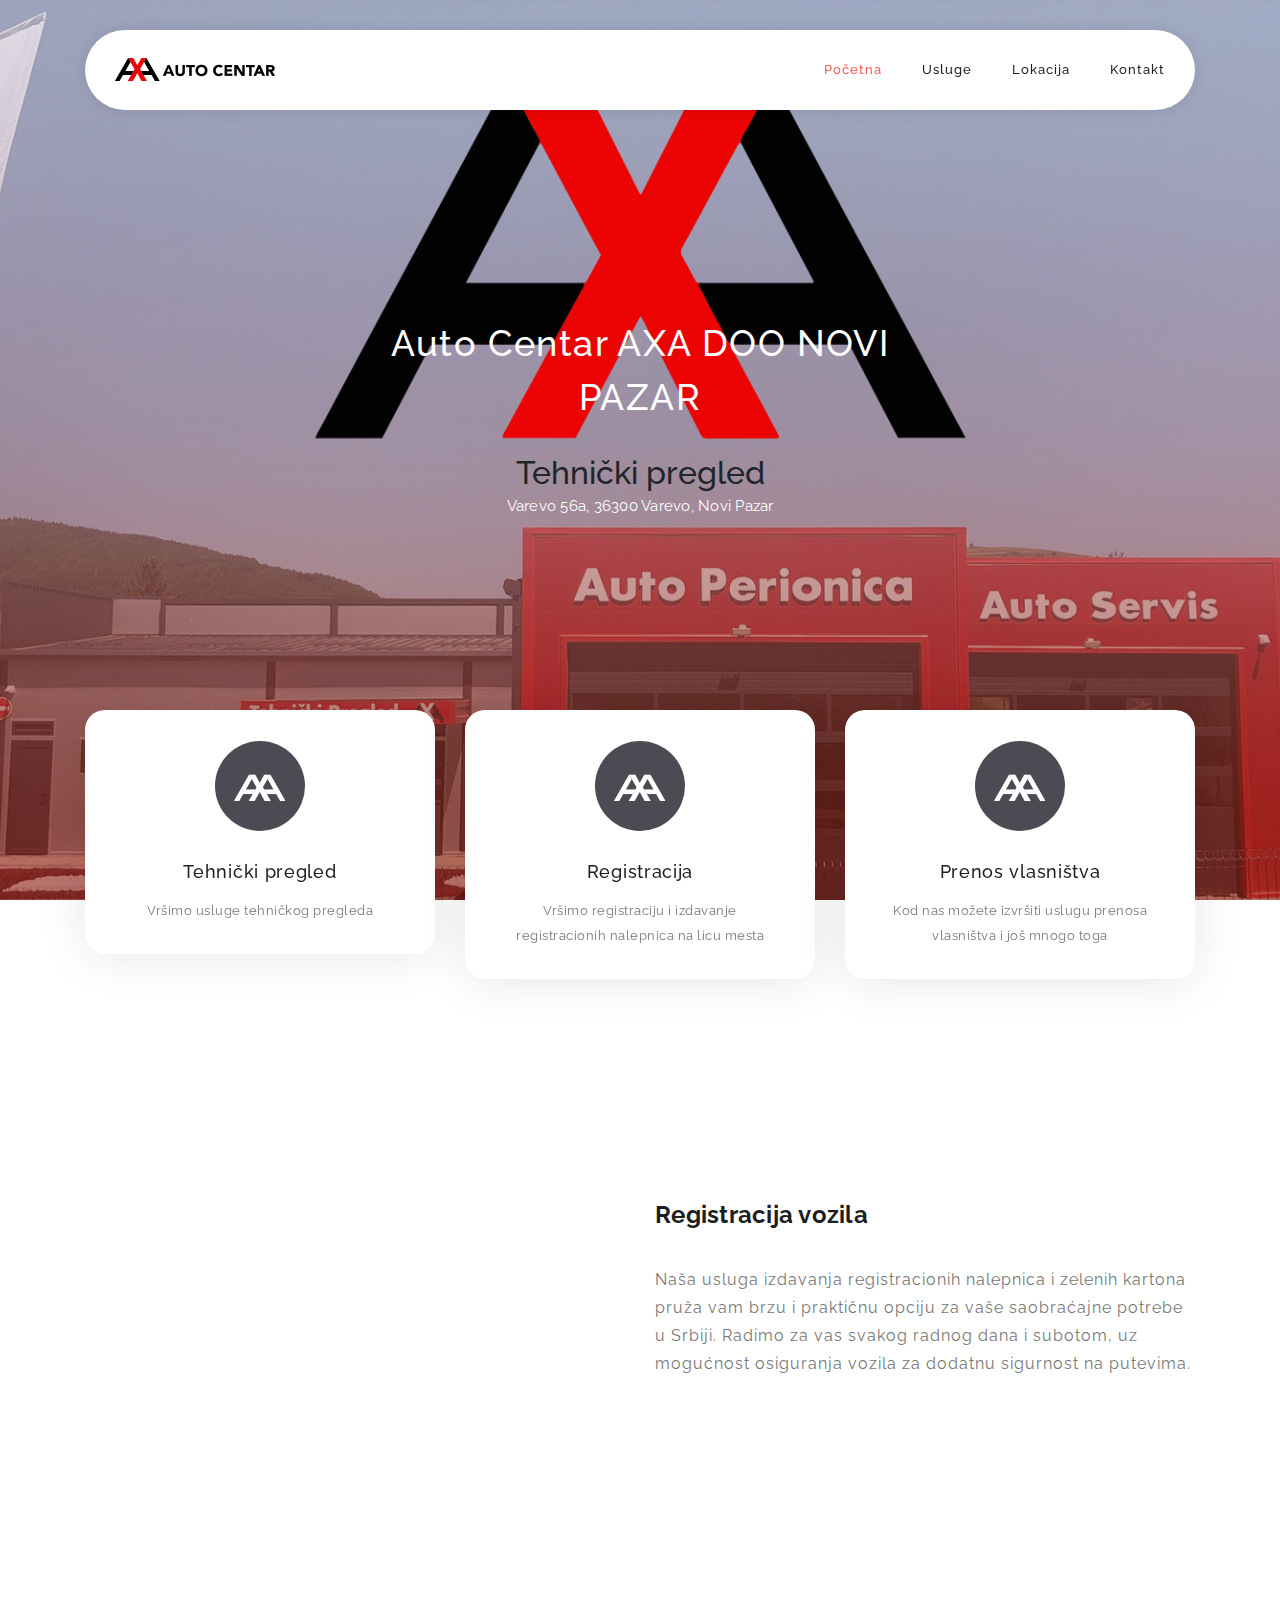
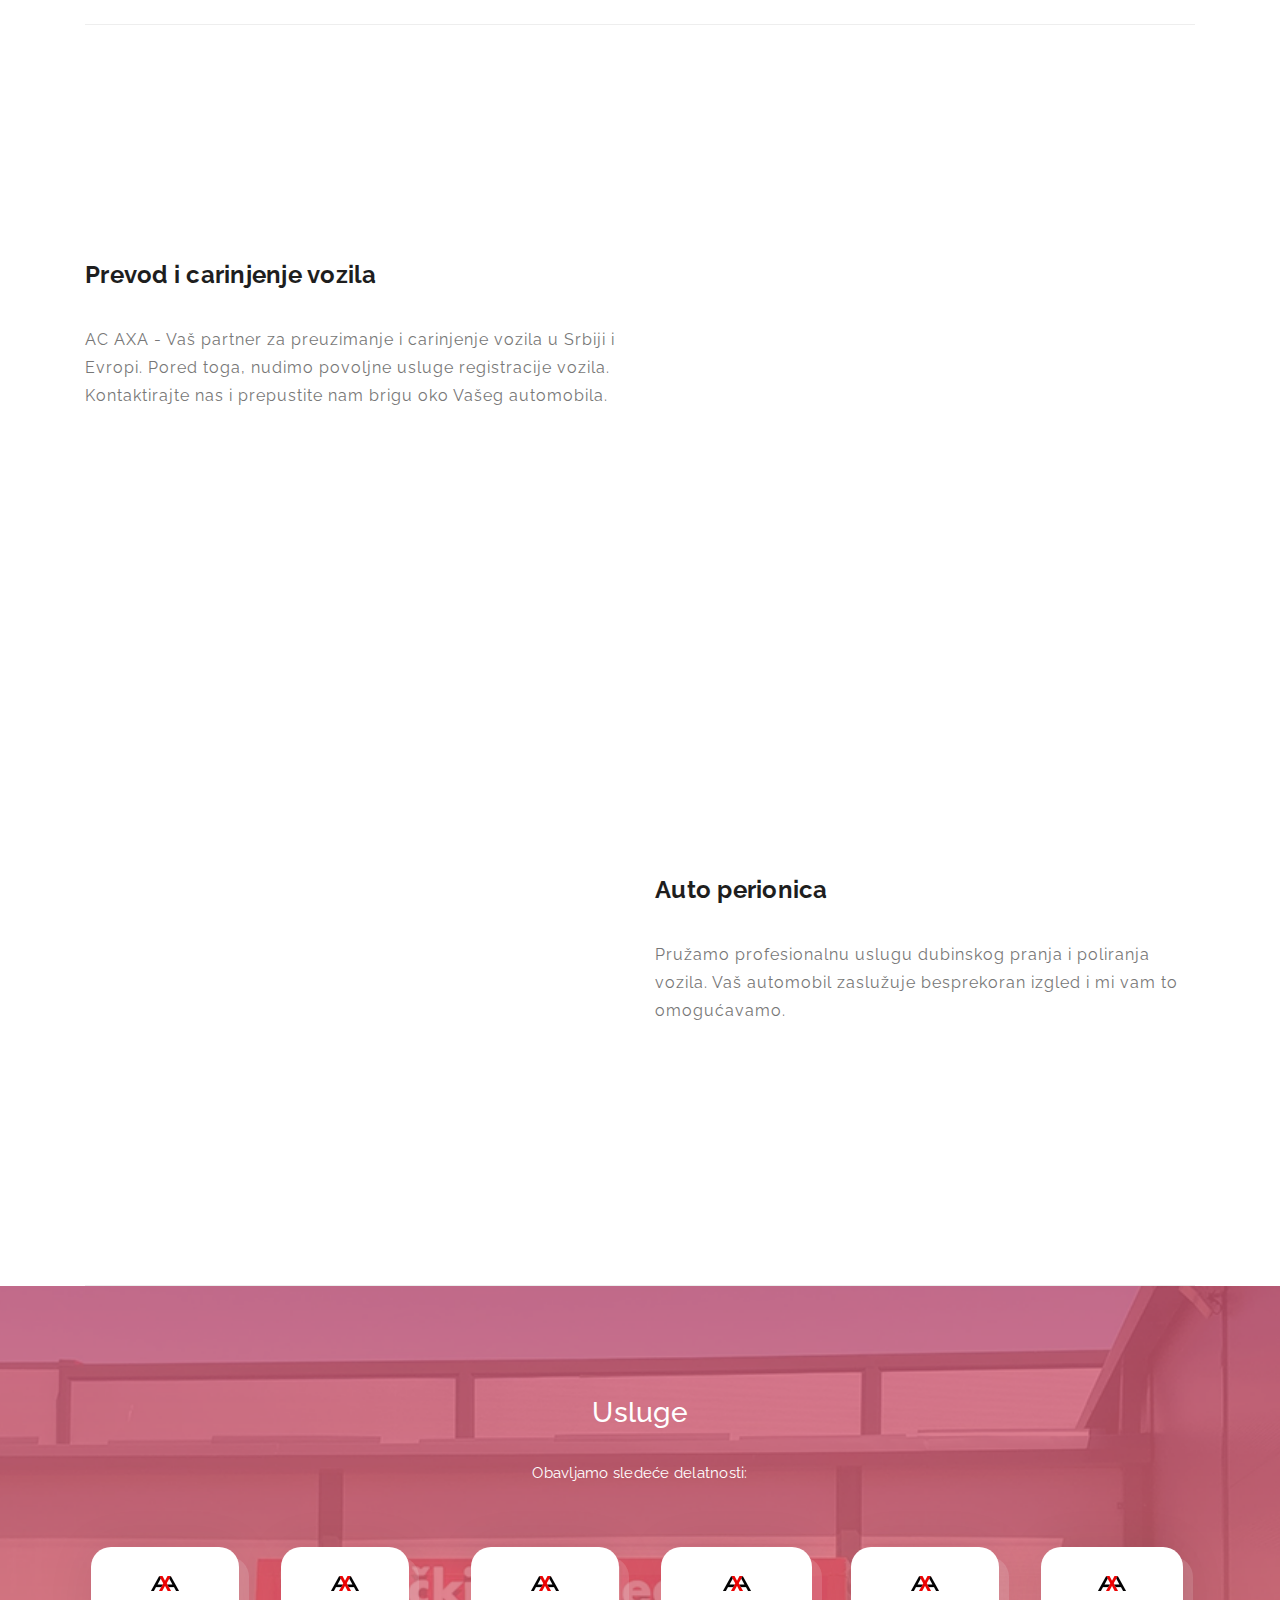
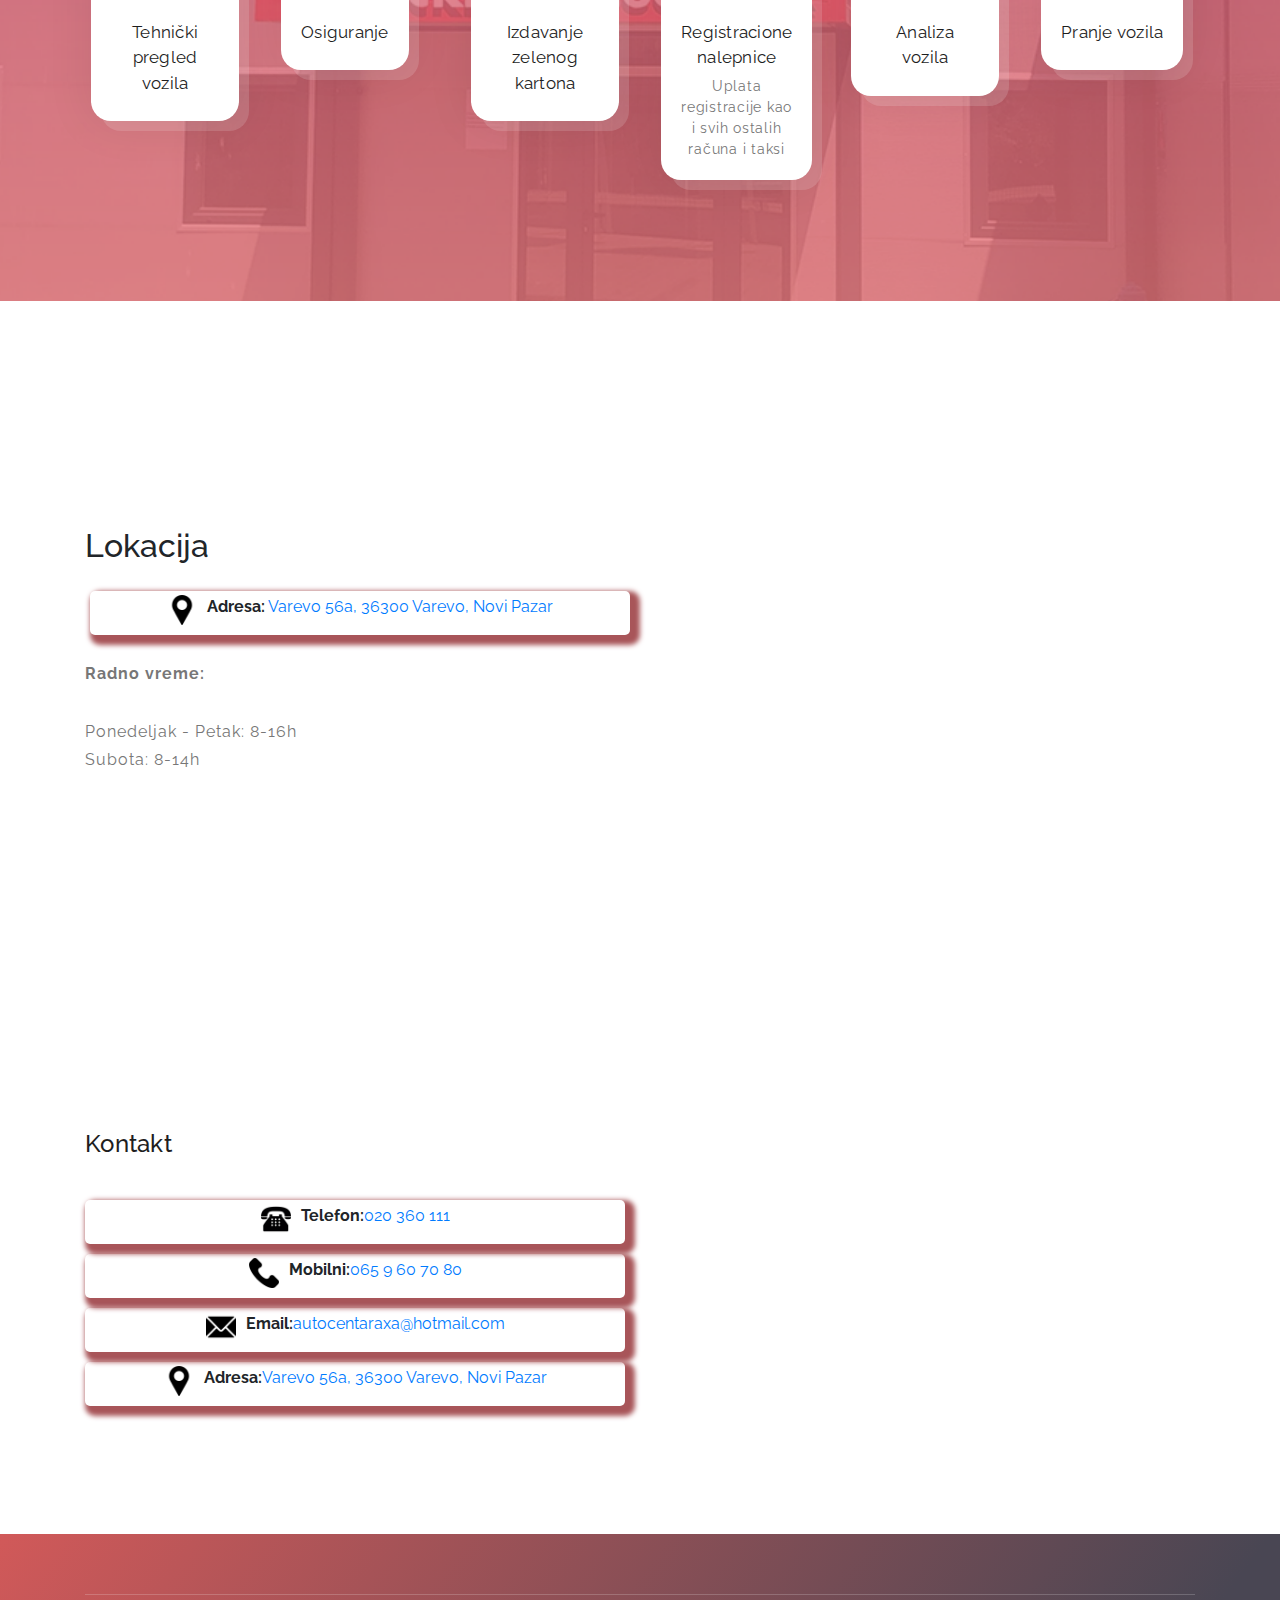
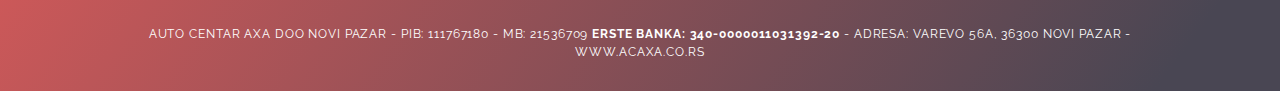
<file: index.html>
<!DOCTYPE html>
<html lang="en">

  <head>

    <meta charset="utf-8">
    <meta name="viewport" content="width=device-width, initial-scale=1, shrink-to-fit=no">
    <meta name="description" content="Tehnički pregled, registracija, zeleni karton... Sve na jednom mestu. AC AXA, Varevo 56a, Novi Pazar">
    <meta name=”robots” content=”index, follow”>
    <meta name="author" content="passion8.org">
    <link href="https://fonts.googleapis.com/css?family=Raleway:100,300,400,500,700,900" rel="stylesheet">
    <link rel="icon" href="assets/images/logo2-removebg-preview.png">
    <title>Auto Centar AXA DOO NOVI PAZAR</title>
<!--
SOFTY PINKO
https://templatemo.com/tm-535-softy-pinko
-->

    <!-- Additional CSS Files -->
    <link rel="stylesheet" type="text/css" href="assets/css/bootstrap.min.css">

    <link rel="stylesheet" type="text/css" href="assets/css/font-awesome.css">

    <link rel="stylesheet" href="assets/css/templatemo-softy-pinko.css">

    </head>
    
    <body>
    
    <!-- ***** Preloader Start ***** -->
    <div id="preloader">
        <div class="jumper">
            
            <div></div>
            <div></div>
            <div></div>
        </div>
    </div>  
    <!-- ***** Preloader End ***** -->
    
    
    <!-- ***** Header Area Start ***** -->
    <header class="header-area header-sticky">
        <div class="container">
            <div class="row">
                <div class="col-12">
                    <nav class="main-nav">
                        <!-- ***** Logo Start ***** -->
                        <a href="#welcome" class="logo">
                            <img src="assets/images/logo.png" alt="Autocentar AXA Novi Pazar"/>
                        </a>
                        <!-- ***** Logo End ***** -->
                        <!-- ***** Menu Start ***** -->
                        <ul class="nav">
                            <li><a href="#welcome" class="active">Početna</a></li>
                            <li><a href="#work-process">Usluge</a></li>
                        <li><a href="#lokacija">Lokacija</a></li>
                               <!--  <li><a href="#testimonials">Testimonials</a></li>
                            <li><a href="#pricing-plans">Pricing Tables</a></li>
                            <li><a href="#blog">Blog Entries</a></li> -->
                            <li><a href="#kontakt">Kontakt</a></li>
                        </ul>
                        <a class='menu-trigger'>
                            <span>Navigacija</span>
                        </a>
                        <!-- ***** Menu End ***** -->
                    </nav>
                </div>
            </div>
        </div>
    </header>
    <!-- ***** Header Area End ***** -->

    <!-- ***** Welcome Area Start ***** -->
    <div class="welcome-area" id="welcome">

        <!-- ***** Header Text Start ***** -->
        <div class="header-text">
            <div class="container">
                <div class="row">
                    <div class="offset-xl-3 col-xl-6 offset-lg-2 col-lg-8 col-md-12 col-sm-12">
                        <h1>Auto Centar AXA DOO NOVI PAZAR</h1>
                        <h2>Tehnički pregled</h2>
                        <div class="link-naslov">

                            <p> <a href="https://maps.app.goo.gl/yo1vfnQcsWCYK7KU7" target="_blank">Varevo 56a, 36300 Varevo, Novi Pazar</a></p>
                        </div>
                    </div>
                </div>
            </div>
        </div>
        <!-- ***** Header Text End ***** -->
    </div>
    <!-- ***** Welcome Area End ***** -->

    <!-- ***** Features Small Start ***** -->
    <section class="section home-feature" id="features">
        <div class="container">
            <div class="row">
                <div class="col-lg-12">
                    <div class="row">
                        <!-- ***** Features Small Item Start ***** -->
                        <div class="col-lg-4 col-md-6 col-sm-6 col-12" data-scroll-reveal="enter bottom move 50px over 0.6s after 0.2s">
                            <div class="features-small-item">
                                <button id="myButtona6">

                                    <div class="icon">
                                        <i><img src="assets/images/featured-item-01.png" alt=""></i>
                                    </div>
                                    <h5 class="features-title">Tehnički pregled</h5>
                                    <p>Vršimo usluge tehničkog pregleda</p>
                                </div>
                            </button>
                        </div>
                        <div id="myModal7" class="modal7">
                            <div class="modal-content">
                                <span class="close7">&times;</span>
                                <div class="unutar-tekst">
                                <h2>Tehnički pregled vozila</h2>
                                <p>Tehnički pregled AXA vam
                                    omogućuje da brzo i
                                    jednostavno proverite stanje
                                    vašeg automobila za Redovne,
                                    Ponovne, Šestomesečne,
                                    Kontrolne i Vanredne tehničke
                                    preglede! Ovi pregledi su vrlo
                                    važni za vašu sigurnost na
                                    putu i za vaš automobil. Uz
                                    tehnički pregled Vaš automobil
                                    će biti u potpunosti ispravan i
                                    spreman za put. Pridružite se
                                    našim zadovoljnim klijentima i
                                    osetite razliku!</p>
                            </div>
                        </div>
                        </div>
                        <!-- ***** Features Small Item End ***** -->

                        <!-- ***** Features Small Item Start ***** -->
                        <div class="col-lg-4 col-md-6 col-sm-6 col-12" data-scroll-reveal="enter bottom move 50px over 0.6s after 0.4s">
                            <div class="features-small-item">
                                <button id="myButtona7">
                                <div class="icon">
                                    <i><img src="assets/images/featured-item-01.png" alt=""></i>
                                </div>
                                <h5 class="features-title">Registracija</h5>
                                <p>Vršimo registraciju i izdavanje registracionih nalepnica na licu mesta</p>
                            </div>
                        </button>
                        </div>
                        <div id="myModal8" class="modal8">
                            <div class="modal-content">
                                <span class="close8">&times;</span>
                                <div class="unutar-tekst">
                                <h2>Registracija</h2>
                                <p>Registrujte svoje vozilo i dobijte
                                    registracionu nalepnicu na licu mesta i to čak
                                    i subotom! Ne gubite vreme u redovima i ne morate da brinete mi smo tu da vas stručno posavjetujemo o
                                    svemu što vas zanima u vezi registracije vašeg automobila.
                                    Registracija vozila je
                                    jednostavna i brza kod nas.
                                    Posetite nas i osigurajte da Vaše vozilo bude legalno i sigurno na putu!</p>
                            </div>
                        </div>
                        </div>





                        <!-- ***** Features Small Item End ***** -->

                        <!-- ***** Features Small Item Start ***** -->
                        <div class="col-lg-4 col-md-6 col-sm-6 col-12" data-scroll-reveal="enter bottom move 50px over 0.6s after 0.6s">
                            <div class="features-small-item">
                                <button id="myButtona8">
                                <div class="icon">
                                    <i><img src="assets/images/featured-item-01.png" alt=""></i>
                                </div>
                                <h5 class="features-title">Prenos vlasništva</h5>
                                <p>Kod nas možete izvršiti uslugu prenosa vlasništva i još mnogo toga</p>
                            </div>
                        </button>
                        </div>
                        
                    <div id="myModal9" class="modal9">
                        <div class="modal-content">
                            <span class="close9">&times;</span>
                            <div class="unutar-tekst">
                            <h2>Prenos vlasništva</h2>
                            <p>Promijenili ste auto ili se želite riješiti svog starog vozila? Prenos vlasništva automobila je brz i jednostavan proces uz našu pomoć! Nema potrebe za beskonačnim papirima i čekanjem, mi ćemo se brinuti o svemu za Vas.
                                Prenesite vlasništvo svog automobila u samo nekoliko koraka i osigurajte se da sve bude uredno i legalno. Kontaktirajte nas sada i prenesite vlasništvo vašeg automobila u najkraćem mogućem roku.</p>
                        </div>
                    </div>
                    </div>








                        <!-- ***** Features Small Item End ***** -->
                    </div>
                </div>
            </div>
        </div>
    </section>
    <!-- ***** Features Small End ***** -->

   
   <!-- ***** Features Big Item Start ***** -->
   <section class="section padding-top-70 padding-bottom-0" id="work-process">
    <div class="container">
        <div class="row">
            <div class="col-lg-5 col-md-12 col-sm-12 align-self-center" data-scroll-reveal="enter left move 30px over 0.6s after 0.4s">
                <img src="assets/images/tp.jpg" class="rounded img-fluid d-block mx-auto" alt="App">
            </div>
            <div class="col-lg-1"></div>
            <div class="col-lg-6 col-md-12 col-sm-12 align-self-center mobile-top-fix">
                <div class="left-heading">
                    <h2 class="section-title" ><strong>Registracija vozila</strong></h2>
                </div>
                <div class="left-text">
                   <p>Naša usluga izdavanja registracionih nalepnica i zelenih kartona pruža vam brzu i praktičnu opciju za vaše saobraćajne potrebe u Srbiji. Radimo za vas svakog radnog dana i subotom, uz mogućnost osiguranja vozila za dodatnu sigurnost na putevima.</p>

                </div>
            </div>
        </div>
        <div class="row">
            <div class="col-lg-12">
                <div class="hr"></div>
            </div>
        </div>
    </div>
</section>
<!-- ***** Features Big Item End ***** -->

    <!-- ***** Features Big Item Start ***** -->
    <section class="section padding-bottom-100" id = "prevod">
        <div class="container">
            <div class="row">
                <div class="col-lg-6 col-md-12 col-sm-12 align-self-center mobile-bottom-fix">
                    <div class="left-heading">
                        <h2 class="section-title"><strong>Prevod i carinjenje vozila</strong></h2>
                    </div>
                    <div class="left-text">
                        <p>AC AXA - Vaš partner za preuzimanje i carinjenje vozila u Srbiji i Evropi. Pored toga, nudimo povoljne usluge registracije vozila. Kontaktirajte nas i prepustite nam brigu oko Vašeg automobila.</p>
                   </div>
                </div>
                <div class="col-lg-1"></div>
                <div class="col-lg-5 col-md-12 col-sm-12 align-self-center mobile-bottom-fix-big" data-scroll-reveal="enter right move 30px over 0.6s after 0.4s">
                    <img src="assets/images/prenos.jpeg" class="rounded img-fluid d-block mx-auto" alt="App">
                </div>
            </div>
        </div>
    </section>
    <!-- ***** Features Big Item End ***** -->


       <!-- ***** Features Big Item Start ***** -->
   <section class="section padding-top-70 padding-bottom-0" id="work-process">
    <div class="container">
        <div class="row">
            <div class="col-lg-5 col-md-12 col-sm-12 align-self-center" data-scroll-reveal="enter left move 30px over 0.6s after 0.4s">
                <img src="assets/images/pranje.jpg" class="rounded img-fluid d-block mx-auto" alt="App">
            </div>
            <div class="col-lg-1"></div>
            <div class="col-lg-6 col-md-12 col-sm-12 align-self-center mobile-top-fix">
                <div class="left-heading">
                    <h2 class="section-title " ><strong>Auto perionica</strong></h2>
                </div>
                <div class="left-text">
                    <p>Pružamo profesionalnu uslugu dubinskog pranja i poliranja vozila. Vaš automobil zaslužuje besprekoran izgled i mi vam to omogućavamo.</p>

                </div>
            </div>
        </div>
        <div class="row">
            <div class="col-lg-12">
                <div class="hr"></div>
            </div>
        </div>
    </div>
</section>
<!-- ***** Features Big Item End ***** -->

    <!-- ***** Home Parallax Start ***** -->
    <section class="mini" id="ostale-usluge">
        <div class="mini-content">
            <div class="container">
                <div class="row">
                    <div class="offset-lg-3 col-lg-6">
                        <div class="info">
                            <h1>Usluge</h1>
                            <p>Obavljamo sledeće delatnosti:</p>
                        </div>
                    </div>
                </div>

                <!-- ***** Mini Box Start ***** -->
                <div class="row">       
                    <div class="col-lg-2 col-md-3 col-sm-6 col-6">


                 
                


                        
                    <button id="myButton">

                   
                            
                        <a href="#" class="mini-box">
                            <i><img src="assets/images/work-process-item-01.png" alt=""></i>  
                            <strong>Tehnički pregled vozila</strong>

                            
                            
                        </a>
                    </div>
                </button>
                <div id="myModal" class="modal">
                    <div class="modal-content">
                        <span class="close">&times;</span>
                        <h2>Tehnički pregled vozila</h2>
                        <p>Tehnički pregled AXA vam omogućuje da brzo i
                            jednostavno proverite stanje Vašeg automobila za Redovne, Ponovne, Šestomesečne,
                            Kontrolne i Vanredne tehničke preglede! Ovi pregledi su vrlo važni za Vašu sigurnost na putu i za Vaš automobil. Uz tehnički pregled Vaš automobil će biti u potpunosti ispravan i spreman za put. Pridružite se našim zadovoljnim klijentima i
                            osetite razliku!</p>
                    </div>
                </div>

                <div class="col-lg-2 col-md-3 col-sm-6 col-6">
                
                <button id="myButtonaa">

                   
                            
                        <a href="#" class="mini-box">
                            <i><img src="assets/images/work-process-item-01.png" alt=""></i>  
                            <strong>Osiguranje</strong>

                            
                            
                        </a>
                    </div>
                </button>
                <div id="myModal1" class="modal1">
                    <div class="modal-content">
                        <span class="close1">&times;</span>
                        <h2>Osiguranje</h2>
                        <p>Auto centar AXA nudi Vam pouzdanu zaštitu za Vaše
                            vozilo. Naše osiguranje vozila
                            pokriva Štetu koju Vaše vozilo može nanieti drugim učesnicima u saobraćaju, a
                            takođe Vam nudi i zaštitu od krađe i nezgode. Osigurajte
                            svoje vozilo sa nama i budite mirni kada se krećete cestom.
                            Zaštitite svoj automobil sa našim partnerima osiguravajućih kuća.</p>
                    </div>
                </div>
                
                
                
                <div class="col-lg-2 col-md-3 col-sm-6 col-6">
                    
                    <button id="myButtona2">
                     
                    <a href="#" class="mini-box">
                        <i><img src="assets/images/work-process-item-01.png" alt=""></i>  
                        <strong>Izdavanje zelenog kartona</strong>

                        
                        
                    </a>
                </div>
            </button>
                        <div id="myModal2" class="modal1">
                            <div class="modal-content">
                                <span class="close2">&times;</span>
                                <h2>Izdavanje zelenog kartona</h2>
                                <p>Auto centar AXA izdaje zelene kartone vozila svakog radnog dana i Subotom. Potrebno je dostaviti validnu registraciju vozila, tekući pregled tehničke ispravnosti vozila te dokaz o
                                    plaćenom osiguranju. Proces izdavanja traje oko 15 minuta i cijena varira prema vrsti vozila.
                                    Auto centar AXA takođe nudi usluge registracije vozila i tehničkog pregleda.</p>
                            </div>
                        </div>
                            
                 
            

                        
<div class="col-lg-2 col-md-3 col-sm-6 col-6">
                     
<button id="myButtona3" >
                            
    <a href="#" class="mini-box">
        <i><img src="assets/images/work-process-item-01.png" alt=""></i>  
    <strong>Registracione nalepnice</strong>
    <span>Uplata registracije kao i svih ostalih računa i taksi</span>
        
</a>
</button >
</div>
<div id="myModal3" class="modal3">
    <div class="modal-content">
        <span class="close3">&times;</span>
        <h2>Registracione nalepnice</h2>
        <p>Registrujte svoje vozilo i dobijte
            registracionu nalepnicu na licu mesta i to čak
            i Subotom! Ne gubite vreme u redovima i ne morate da brinete mi smo tu da vas stručno posavjetujemo o
            svemu što vas zanima u vezi registracije Vašeg automobila.
            Registracija vozila je
            jednostavna i brza kod nas.
            Posetite nas i osigurajte da Vaše vozilo bude legalno i sigurno na putu!</p>
</div>
</div>
        <div class="col-lg-2 col-md-3 col-sm-6 col-6">  
                 
                    <button id="myButtona4" >
                            
                        <a href="#" class="mini-box">
                            <i><img src="assets/images/work-process-item-01.png" alt=""></i>  
                        <strong>Analiza vozila</strong>

                            
                        
                    </a>
                    </button >
                    <div id="myModal4" class="modal4">
                        <div class="modal-content">
                            <span class="close4">&times;</span>
                            <div class="unutar-tekst">

                                <h2>Analiza vozila</h2>
                                <p>Auto centar AXA je specializiran za analizu vozila.
                                    Ovaj centar koristi najmoderniju tehnologiju za
                                    detaljno pregledivanje svih
                                    dijelova vašeg vozila,
                                    uključujući motor, kočnice,
                                    gume, suspenziju i elektroniku.
                                    Cilj je identificirati sve potencijalne probleme i nedostatke koji bi mogli utjecati na sigurnost i
                                    performanse vašeg vozila.
                                    Nakon analize, stručni tim će vam pružiti detaljan izvještaj o
                                    stanju vašeg vozila i savjet o potrebnim popravkama ili
                                    servisima.
                                    Uz pomoć auto centra AXA, možte osigurati da vaše vozilo radi na
                                    optimalnoj razini i da ste uvijek sigurni na cesti</p>
                                </div>
                            </div>
                </div>
        </div>




        <div class="col-lg-2 col-md-3 col-sm-6 col-6">  
                 
            <button id="myButtona5" >
                    
                <a href="#" class="mini-box">
                    <i><img src="assets/images/work-process-item-01.png" alt=""></i>  
                <strong>Pranje vozila</strong>

                    
                
            </a>
            </button >
            <div id="myModal5" class="modal5">
                <div class="modal-content">
                    <span class="close5">&times;</span>
                    <div class="unutar-tekst">
                    <h2>Pranje vozila</h2>
                    <p>Auto centar AXA pruža usluge pranja vozila koja su temeljene na visokokvalitetnim
                        proizvodima i modernim
                        tehnologijama. Naš tim stručnjaka će se brinuti o svakom detalju vašeg vozila
                        kako bi se osiguralo da izgleda
                        kao novo. Pružamo različite vrste pranja, od standardnog pranja do dubinskog pranja, kao i dodatne usluge poput poliranja i žaštite laka. Svi naši proizvodi su ekološki
                        privatljivi i ne štete vašem
                        vozilu. Posjetite nas u auto centru AXA i osigurajte da vaše vozilo bude u savršenom
                        stanju!</p>
            </div>
                </div>
        </div>
</div>

            
                    
                
                
                    <!-- ***** Mini Box End ***** -->
            </div>
    </div>

        </div>
    </section>
 





    <!-- ***** Home Parallax End ***** -->

  <!-- ***** Features Big Item Start ***** -->
  <section class="section padding-bottom-100" id = "lokacija">
    <div class="container">
        <div class="row">
            <div class="col-lg-6 col-md-12 col-sm-12 align-self-center mobile-bottom-fix">
                <div class="left-heading">
                    <h2>Lokacija</h2>
                    <div class="telefon">
                        <img id="mobilni-slika" src="assets/images/pin.png"> 
                    <h2 class="section-title"></h2>
                    <p><strong>Adresa:</strong> <a href="https://maps.app.goo.gl/yo1vfnQcsWCYK7KU7" target="_blank">Varevo 56a, 36300 Varevo, Novi Pazar</a></p>
                </div>
                </div>
                <div class="left-text">
   
                    <p><strong>Radno vreme:</strong></p>
                    <ul>
                        <li>Ponedeljak - Petak: 8-16h</li>
                        <li>Subota: 8-14h</li>
                    </ul>
               
                </div>
            </div>
            <div class="col-lg-1"></div>
            <div class="col-lg-5 col-md-12 col-sm-12 align-self-center mobile-bottom-fix-big" data-scroll-reveal="enter right move 30px over 0.6s after 0.4s">
                <div class="mapouter"><div class="gmap_canvas"><iframe width="400" height="400" id="gmap_canvas" src="https://maps.google.com/maps?q=varevo%2056a&t=&z=13&ie=UTF8&iwloc=&output=embed" frameborder="0" scrolling="no" marginheight="0" marginwidth="0"></iframe><br><style>.mapouter{position:relative;text-align:right;height:500px;width:400px;}</style><a href="https://www.embedgooglemap.net">interactive google maps for website</a><style>.gmap_canvas {overflow:hidden;background:none!important;height:500px;width:300px;}</style></div></div>
            </div>
        </div>
    </div>
</section>
<!-- ***** Features Big Item End ***** -->

    <!-- ***** Features Big Item Start ***** -->
    <section class="section padding-bottom-100" id = "kontakt">
        <div class="container">
            <div class="row">
                <div class="col-lg-6 col-md-12 col-sm-12 align-self-center mobile-bottom-fix">
                    <div class="left-heading">
                        <h2 class="section-title">Kontakt</h2>
                    </div>
                    <div class="left-text-2">
                        <div class="telefon">

                        <img id="mobilni-slika" src="assets/images/old-typical-phone.png">    <p><strong>Telefon:</strong><a href="tel:+38120360111">020 360 111</a></p>
                        </div>
                        <div class="telefon">

                            <img id="mobilni-slika" src="assets/images/phone-call.png">  <p><strong>Mobilni:</strong><a href="tel:+381659607080">065 9 60 70 80</a></p>
                        </div>
                   <div class="telefon">
                    <img id="mobilni-slika" src="assets/images/email.png"> 
                </p><strong>Email:</strong> <a href="mailto:autocentaraxa@hotmail.com">autocentaraxa@hotmail.com</a></p>
            </div>
             
            <div class="telefon">
                <img id="mobilni-slika" src="assets/images/pin.png"> 
            </p><strong>Adresa:</strong> <a href="https://maps.app.goo.gl/yo1vfnQcsWCYK7KU7" target="_blank">Varevo 56a, 36300 Varevo, Novi Pazar</a></p>
        </div>
                </div>
                </div>
                <div class="col-lg-1"></div>
                
                <div class="col-lg-5 col-md-12 col-sm-12 align-self-center mobile-bottom-fix-big" data-scroll-reveal="enter right move 30px over 0.6s after 0.4s">
                    <img src="assets/images/right-image.png" class="rounded img-fluid d-block mx-auto" alt="App">
                </div>
            </div>
        </div>
    </section>
    <!-- ***** Features Big Item End ***** -->





  


    
    
    <!-- ***** Footer Start ***** -->
    <footer>
        <div class="container">
           
            <div class="row">
                <div class="col-lg-12">
                    <p class="copyright">Auto Centar AXA DOO NOVI PAZAR - PIB: 111767180 - MB: 21536709 <strong> Erste Banka: 340-0000011031392-20 </strong>   - Adresa: Varevo 56a, 36300 Novi Pazar - www.acaxa.co.rs</p>
                </div>
            </div>
        </div>
    </footer>
    
    <!-- jQuery -->
    <script src="assets/js/jquery-2.1.0.min.js"></script>

    <!-- Bootstrap -->
    <script src="assets/js/popper.js"></script>
    <script src="assets/js/bootstrap.min.js"></script>

    <!-- Plugins -->
    <script src="assets/js/scrollreveal.min.js"></script>
    <script src="assets/js/waypoints.min.js"></script>
    <script src="assets/js/jquery.counterup.min.js"></script>
    <script src="assets/js/imgfix.min.js"></script> 
    
    <!-- Global Init -->
    <script src="assets/js/custom.js"></script>

  </body>
</html>
</file>
<file: assets/css/templatemo-softy-pinko.css>
/*

Softy Pinko

https://templatemo.com/tm-535-softy-pinko

*/
/* ---------------------------------------------
Table of contents
------------------------------------------------
01. font & reset css
02. reset
03. global styles
04. header
05. welcome
06. features
07. team
08. pricing
09. blog
10. contact
11. footer
12. preloader

--------------------------------------------- */
/* 
---------------------------------------------
font & reset css
--------------------------------------------- 
*/
@import url("https://fonts.googleapis.com/css?family=Raleway:100,300,400,500,700,900");
/* 
---------------------------------------------
reset
--------------------------------------------- 
*/
html, body, div, span, applet, object, iframe, h1, h2, h3, h4, h5, h6, p, blockquote, div
pre, a, abbr, acronym, address, big, cite, code, del, dfn, em, font, img, ins, kbd, q,
s, samp, small, strike, strong, sub, sup, tt, var, b, u, i, center, dl, dt, dd, ol, ul, li,
figure, header, nav, section, article, aside, footer, figcaption {
  margin: 0;
  padding: 0;
  border: 0;
  outline: 0;
  position: relative;
}

.clearfix:after {
  content: ".";
  display: block;
  clear: both;
  visibility: hidden;
  line-height: 0;
  height: 0;
}

.clearfix {
  display: inline-block;
}

html[xmlns] .clearfix {
  display: block;
}

* html .clearfix {
  height: 1%;
}

ul, li {
  padding: 0;
  margin: 0;
  list-style: none;
}

header, nav, section, article, aside, footer, hgroup {
  display: block;
}

* {
  box-sizing: border-box;
}

html, body {
  font-family: "Raleway", sans-serif;
  font-weight: 400;
  background-color: #fff;
  font-size: 16px;
  -ms-text-size-adjust: 100%;
  -webkit-font-smoothing: antialiased;
  -moz-osx-font-smoothing: grayscale;
}

a {
  text-decoration: none !important;
}

h1, h2, h3, h4, h5, h6 {
  margin-top: 0px;
  margin-bottom: 0px;
}

ul {
  margin-bottom: 0px;
}

/* 
---------------------------------------------
global styles
--------------------------------------------- 
*/
html,
body {
  background: #fff;
  font-family: "Raleway", sans-serif;
}

::selection {
  background: #ff5858;
  color: #fff;
}

::-moz-selection {
  background: #ff5858;
  color: #fff;
}

.section {
  position: relative;
  padding-top: 100px;
  padding-bottom: 80px;
}

.section.colored {
  background: #f2f2fe;
}

.hr {
  bottom: 0px;
  width: 100%;
  height: 1px;
  margin-top: 100px;
  border-bottom: 1px solid #eee;
}

.left-heading.light .section-title {
  color: #ffffff;
}

.left-heading .section-title {
  font-weight: 500;
  font-size: 24px;
  line-height: 42px;
  color: #1e1e1e;
  letter-spacing: 0.25px;
  margin-bottom: 30px;
  position: relative;
}

.center-heading {
  text-align: center;
}

.center-heading .section-title {
  font-weight: 500;
  font-size: 28px;
  color: #1e1e1e;
  letter-spacing: 1.75px;
  line-height: 38px;
  margin-bottom: 20px;
}

.center-heading.colored .section-title {
  color: #ffffff;
}

.center-text {
  text-align: center;
  font-weight: 400;
  font-size: 16px;
  color: #777;
  line-height: 28px;
  letter-spacing: 1px;
  margin-bottom: 50px;
}

.center-text.colored {
  color: #fff;
}

.center-text p {
  font-size: 15px;
  color: #777;
  margin-bottom: 30px;
}

.left-text {
  font-weight: 400;
  font-size: 16px;
  color: #777;
  line-height: 28px;
  letter-spacing: 1px;
}

.left-text.light {
  color: #fff;
}

.left-text p {
  margin-bottom: 30px;
}

.left-text p.dark {
  color: #3B566E;
}

.padding-bottom-top-60 {
  padding-top: 60px !important;
  padding-bottom: 60px !important;
}

.padding-bottom-80 {
  padding-bottom: 80px !important;
}

.padding-bottom-100 {
  padding-bottom: 100px !important;
}

.border-bottom {
  border-bottom: 1px solid #eee !important;
}

.mbottom-30 {
  margin-bottom: 30px !important;
}

.align-self-center {
  -ms-flex-item-align: center !important;
  align-self: center !important;
}

.align-self-bottom {
  -ms-flex-item-align: flex-end !important;
  align-self: flex-end !important;
}

.padding-bottom-0 {
  padding-bottom: 0px !important;
}

.padding-top-0 {
  padding-top: 0px !important;
}

.padding-top-80 {
  padding-top: 80px !important;
}

.padding-top-70 {
  padding-top: 70px !important;
}

.padding-top-20 {
  padding-top: 20px !important;
}

.margin-bottom-0 {
  margin-bottom: 0px !important;
}

.margin-bottom-30 {
  margin-bottom: 30px !important;
}

.margin-top-30 {
  margin-top: 30px !important;
}

.margin-top-15 {
  margin-top: 15px !important;
}

.margin-bottom-45 {
  margin-bottom: 45px !important;
}

.margin-bottom-20 {
  margin-bottom: 20px !important;
}

.margin-bottom-60 {
  margin-bottom: 60px !important;
}

.margin-bottom-100 {
  margin-bottom: 100px !important;
}

@media (max-width: 991px) {
  html, body {
    overflow-x: hidden;
  }
  .mobile-top-fix {
    margin-top: 30px;
    margin-bottom: 0px;
  }
  .mobile-bottom-fix {
    margin-bottom: 30px;
  }
  .mobile-bottom-fix-big {
    margin-bottom: 60px;
  }
}

a.main-button-slider {
  font-size: 13px;
  border-radius: 20px;
  padding: 12px 20px;
  background-color: #ff5858;
  text-transform: uppercase;
  color: #fff;
  letter-spacing: 0.25px;
  -webkit-transition: all 0.3s ease 0s;
  -moz-transition: all 0.3s ease 0s;
  -o-transition: all 0.3s ease 0s;
  transition: all 0.3s ease 0s;
}

a.main-button-slider:hover {
  background-color: #040307;
}

a.main-button {
  font-size: 13px;
  border-radius: 20px;
  padding: 12px 20px;
  background-color: #040307;
  text-transform: uppercase;
  color: #fff;
  letter-spacing: 0.25px;
  -webkit-transition: all 0.3s ease 0s;
  -moz-transition: all 0.3s ease 0s;
  -o-transition: all 0.3s ease 0s;
  transition: all 0.3s ease 0s;
}

a.main-button:hover {
  background-color: #ff5858;
}

button.main-button {
  outline: none;
  border: none;
  cursor: pointer;
  font-size: 13px;
  border-radius: 20px;
  padding: 12px 20px;
  background-color: #ff5858;
  text-transform: uppercase;
  color: #fff;
  letter-spacing: 0.25px;
  -webkit-transition: all 0.3s ease 0s;
  -moz-transition: all 0.3s ease 0s;
  -o-transition: all 0.3s ease 0s;
  transition: all 0.3s ease 0s;
}

button.main-button:hover {
  background-color: #ff5858;
}


/* 
---------------------------------------------
header
--------------------------------------------- 
*/
.header-area {
  position: fixed;
  top: 30px;
  left: 0px;
  right: 0px;
  z-index: 100;
  height: 100px;
  -webkit-transition: all 0.3s ease 0s;
  -moz-transition: all 0.3s ease 0s;
  -o-transition: all 0.3s ease 0s;
  transition: all 0.3s ease 0s;
}

.header-area .main-nav {
  box-shadow: 0px 0px 15px rgba(0,0,0,0.1);
  border-radius: 40px;
  min-height: 80px;
  background: #fff;
}

.header-area .main-nav .logo {
  float: left;
  margin-top: 37px;
  -webkit-transition: all 0.3s ease 0s;
  -moz-transition: all 0.3s ease 0s;
  -o-transition: all 0.3s ease 0s;
  transition: all 0.3s ease 0s;
  margin-left: 30px;
}

.header-area .main-nav .logo img {
  -webkit-transition: all 0.3s ease 0s;
  -moz-transition: all 0.3s ease 0s;
  -o-transition: all 0.3s ease 0s;
  transition: all 0.3s ease 0s;
}

.header-area .main-nav .nav {
  float: right;
  margin-top: 27px;
  margin-left: 0px;
  margin-right: 30px;
  -webkit-transition: all 0.3s ease 0s;
  -moz-transition: all 0.3s ease 0s;
  -o-transition: all 0.3s ease 0s;
  transition: all 0.3s ease 0s;
  position: relative;
  z-index: 5;
}

.header-area .main-nav .nav li {
  padding-left: 20px;
  padding-right: 20px;
}

.header-area .main-nav .nav li:last-child {
  padding-right: 0px;
}

.header-area .main-nav .nav li a {
  display: block;
  font-weight: 500;
  font-size: 13px;
  color: #fff;
  -webkit-transition: all 0.3s ease 0s;
  -moz-transition: all 0.3s ease 0s;
  -o-transition: all 0.3s ease 0s;
  transition: all 0.3s ease 0s;
  height: 40px;
  line-height: 40px;
  border: transparent;
  letter-spacing: 1px;
}

.header-area .main-nav .nav li a:hover {
  color: #b42020;
}

.header-area .main-nav .menu-trigger {
  cursor: pointer;
  display: block;
  position: absolute;
  top: 23px;
  width: 32px;
  height: 40px;
  text-indent: -9999em;
  z-index: 5;
  right: 40px;
  display: none;
}

.header-area .main-nav .menu-trigger span,
.header-area .main-nav .menu-trigger span:before,
.header-area .main-nav .menu-trigger span:after {
  -moz-transition: all 0.4s;
  -o-transition: all 0.4s;
  -webkit-transition: all 0.4s;
  transition: all 0.4s;
  background-color: #3B566E;
  display: block;
  position: absolute;
  width: 30px;
  height: 2px;
  left: 0;
}

.header-area .main-nav .menu-trigger span:before,
.header-area .main-nav .menu-trigger span:after {
  -moz-transition: all 0.4s;
  -o-transition: all 0.4s;
  -webkit-transition: all 0.4s;
  transition: all 0.4s;
  background-color: #1b2125;
  display: block;
  position: absolute;
  width: 30px;
  height: 2px;
  left: 0;
  width: 75%;
}

.header-area .main-nav .menu-trigger span:before,
.header-area .main-nav .menu-trigger span:after {
  content: "";
}

.header-area .main-nav .menu-trigger span {
  top: 16px;
}

.header-area .main-nav .menu-trigger span:before {
  -moz-transform-origin: 33% 100%;
  -ms-transform-origin: 33% 100%;
  -webkit-transform-origin: 33% 100%;
  transform-origin: 33% 100%;
  top: -10px;
  z-index: 10;
}

.header-area .main-nav .menu-trigger span:after {
  -moz-transform-origin: 33% 0;
  -ms-transform-origin: 33% 0;
  -webkit-transform-origin: 33% 0;
  transform-origin: 33% 0;
  top: 10px;
}

.header-area .main-nav .menu-trigger.active span,
.header-area .main-nav .menu-trigger.active span:before,
.header-area .main-nav .menu-trigger.active span:after {
  background-color: transparent;
  width: 100%;
}

.header-area .main-nav .menu-trigger.active span:before {
  -moz-transform: translateY(6px) translateX(1px) rotate(45deg);
  -ms-transform: translateY(6px) translateX(1px) rotate(45deg);
  -webkit-transform: translateY(6px) translateX(1px) rotate(45deg);
  transform: translateY(6px) translateX(1px) rotate(45deg);
  background-color: #3B566E;
}

.header-area .main-nav .menu-trigger.active span:after {
  -moz-transform: translateY(-6px) translateX(1px) rotate(-45deg);
  -ms-transform: translateY(-6px) translateX(1px) rotate(-45deg);
  -webkit-transform: translateY(-6px) translateX(1px) rotate(-45deg);
  transform: translateY(-6px) translateX(1px) rotate(-45deg);
  background-color: #3B566E;
}

.header-area.header-sticky {
  min-height: 80px;
}

.header-area.header-sticky .logo {
  margin-top: 25px;
}

.header-area.header-sticky .nav {
  margin-top: 20px !important;
}

.header-area.header-sticky .nav li a {
  color: #1e1e1e;
}

.header-area.header-sticky .nav li a.active {
  color: #ff5858;
}

@media (max-width: 1200px) {
  .header-area .main-nav .nav li {
    padding-left: 12px;
    padding-right: 12px;
  }
  .header-area .main-nav:before {
    display: none;
  }
}

@media (max-width: 991px) {
  .header-area {
    padding: 0px 15px;
    height: 80px;
    box-shadow: none;
    text-align: center;
  }
  .header-area .container {
    padding: 0px;
  }
  .header-area .logo {
    margin-top: 27px !important;
    margin-left: 30px;
  }
  .header-area .menu-trigger {
    display: block !important;
  }
  .header-area .main-nav {
    overflow: hidden;
  }
  .header-area .main-nav .nav {
    float: none;
    width: 100%;
    margin-top: 80px !important;
    display: none;
    -webkit-transition: all 0s ease 0s;
    -moz-transition: all 0s ease 0s;
    -o-transition: all 0s ease 0s;
    transition: all 0s ease 0s;
    margin-left: 0px;
  }
  .header-area .main-nav .nav li:first-child {
    border-top: 1px solid #eee;
  }
  .header-area .main-nav .nav li {
    width: 100%;
    background: #fff;
    border-bottom: 1px solid #eee;
    padding-left: 0px !important;
    padding-right: 0px !important;
  }
  .header-area .main-nav .nav li a {
    height: 50px !important;
    line-height: 50px !important;
    padding: 0px !important;
    border: none !important;
    background: #fff !important;
    color: #3B566E !important;
  }
  .header-area .main-nav .nav li a:hover {
    background: #eee !important;
  }
}

@media (min-width: 992px) {
  .header-area .main-nav .nav {
    display: flex !important;
  }
}

/* 
---------------------------------------------
welcome
--------------------------------------------- 
*/
.welcome-area {
  overflow: hidden;
  position: relative;
  display: flex;
  align-items: center;
  justify-content: center;
  background-image: url(../images/banner-bg.png);
  background-repeat: no-repeat;
  background-position: center center;
  background-size: cover; 
  height: 100vh;
}

.welcome-area .header-text {
  position: absolute;
  top: 50%;
  transform: translateY(-55%);
  text-align: center;
  width: 100%;
}

.welcome-area .header-text h1 {
  font-weight: 500;
  font-size: 36px;
  line-height: 54px;
  letter-spacing: 1.4px;
  margin-bottom: 30px;
  color: #fff;
}

.welcome-area .header-text p {
  font-weight: 400;
  font-size: 15px;
  color: #fff;
  line-height: 28px;
  letter-spacing: 0.25px;
  margin-bottom: 40px;
  position: relative;
}

@media (max-width: 991px) {
  .welcome-area .header-text {
    top: 65% !important;
    transform: perspective(1px) translateY(-60%) !important;
    text-align: center;
  }
  .welcome-area .header-text h1 {
    text-align: center;
    color: #fff;
    margin-bottom: 15px;
  }
  .welcome-area .header-text h1 span {
    color: #fff;
  }
  .welcome-area .header-text p {
    text-align: center;
    color: #fff;
    margin-bottom: 20px;
  }
}

@media (max-width: 820px) {
  .welcome-area .header-text {
    top: 65% !important;
    transform: perspective(1px) translateY(-60%) !important;
  }
   .welcome-area .header-text h1 {
    font-size: 22px;
    line-height: 30px;
    margin-bottom: 15px;
  }
  .welcome-area .header-text p {
    margin-bottom: 20px;
  }
}

@media (max-width: 765px) {
  .welcome-area {
    margin-bottom: 100px;
  }
  .welcome-area .header-text {
    top: 50% !important;
    transform: perspective(1px) translateY(-50%) !important;
    text-align: center;
  }
  .welcome-area .header-text .buttons {
    display: none;
  }
  .welcome-area .header-text h1 {
    font-weight: 600;
    font-size: 24px !important;
    line-height: 30px !important;
    margin-bottom: 30px !important;
  }
  .welcome-area .header-text h1 span {
    color: #fff;
  }
  .welcome-area .header-text p {
    text-align: center;
    color: #fff;
    font-size: 14px;
    line-height: 22px;
    margin-bottom: 40px;
  }
}


/* 
---------------------------------------------
features
--------------------------------------------- 
*/
.features-small-item {
  cursor: pointer;
  display: block;
  background: #FFFFFF;
  box-shadow: 0 2px 48px 0 rgba(0, 0, 0, 0.10);
  -webkit-border-radius: 20px;
  -moz-border-radius: 20px;
  border-radius: 20px;
  padding: 30px;
  text-align: center;
  -webkit-transition: all 0.3s ease 0s;
  -moz-transition: all 0.3s ease 0s;
  -o-transition: all 0.3s ease 0s;
  transition: all 0.3s ease 0s;
  position: relative;
  margin-bottom: 30px;
}

.features-small-item:hover .icon {
  background-color: #ff5858;
}

.features-small-item .icon {
  -webkit-transition: all 0.3s ease 0s;
  -moz-transition: all 0.3s ease 0s;
  -o-transition: all 0.3s ease 0s;
  transition: all 0.3s ease 0s;
  width: 90px;
  height: 90px;
  line-height: 90px;
  margin: auto;
  position: relative;
  margin-bottom: 30px;
  background: #4c4a52;
  -webkit-border-radius: 50%;
  -moz-border-radius: 50%;
  border-radius: 50%;
}

.features-small-item .icon i {
  font-size: 18px;
  color: #fff;
  max-width: 20%;
}

.features-small-item .features-title {
  font-weight: 500;
  font-size: 18px;
  color: #1e1e1e;
  letter-spacing: 0.7px;
  margin-bottom: 15px;
  position: relative;
  z-index: 2;
}

.features-small-item p {
  font-weight: 400;
  font-size: 13px;
  color: #777;
  letter-spacing: 0.5px;
  line-height: 25px;
  position: relative;
  z-index: 2;
}

.features-small-item a {
  float: right;
  position: relative;
  z-index: 2;
}

.home-feature {
  padding-bottom: 0px;
  padding-top: 30px;
  margin-top: -220px;
  z-index: 9;
}

@media (max-width: 991px) {
  .home-feature {
    padding-bottom: 0px;
    padding-top: 0px;
    margin-top: 0px;
  }
}

/* 
---------------------------------------------
parallax & home seperator
--------------------------------------------- 
*/
.mini {
  min-height: 215px;
  overflow: hidden;
  position: relative;
  padding-top: 90px;
  padding-bottom: 90px;
}

.mini:before {
  content: '';
  position: absolute;
  width: 140%;
  height: 140%;
  opacity: .95;
  background-repeat: no-repeat;
  background-size: cover;
  background-position: center center;
  background-image: url(../images/work-process-bg.png);
  z-index: 2;
  top: -20%;
  left: -20%;
}

.mini .mini-content {
  position: relative;
  z-index: 3;
}

.mini .mini-content .info {
  text-align: center;
  color: #fff;
  padding-top: 20px;
  padding-bottom: 20px;
}

.mini .mini-content .info small {
  display: block;
  font-weight: 400;
  font-size: 13px;
  margin-bottom: 5px;
}

.mini .mini-content .info strong {
  font-weight: 700;
  font-size: 17px;
  margin-bottom: 40px;
  display: block;
}

.mini .mini-content .info h1 {
  color: #fff;
  font-weight: 500;
  font-size: 28px;
  letter-spacing: 0.25px;
  margin-bottom: 30px;
}

.mini .mini-content .info p {
  letter-spacing: 1px;
  margin-bottom: 40px;
  color: #fff;
  letter-spacing: 0.25px;
  line-height: 26px;
  font-weight: 400;
  font-size: 15px;
}

.mini .mini-content .info p span {
  text-decoration: underline;
}

.mini .mini-content .mini-box {
  display: block;
  background: #fff;
  padding: 20px;
  border-radius: 20px;
  box-shadow: 0 2px 48px 0 rgba(0, 0, 0, 0.08);
  margin-bottom: 30px;
  position: relative;
  -webkit-transition: all 0.3s ease 0s;
  -moz-transition: all 0.3s ease 0s;
  -o-transition: all 0.3s ease 0s;
  transition: all 0.3s ease 0s;
  text-align: center;
}

.mini .mini-content .mini-box:hover {
  margin-top: -10px;
}

.mini .mini-content .mini-box:before {
  content: '';
  position: absolute;
  z-index: -1;
  background: #fff;
  width: 100%;
  opacity: .15;
  height: 100%;
  bottom: -10px;
  left: 0px;
  right: -20px;
  margin: auto;
  border-radius: 20px;
}

.mini .mini-content .mini-box i {
  display: block;
  font-size: 20px;
  margin-bottom: 15px;
}

.mini .mini-content .mini-box span {
  display: flex;
  font-weight: 400;
  font-size: 14px;
  color: #777;
  letter-spacing: .75px;
}

.mini .mini-content .mini-box strong {
  display: block;
  font-weight: 400;
  font-size: 17px;
  color: #1e1e1e;
  letter-spacing: 0.25px;
  margin-bottom: 5px;
  margin-top: 20px;
}

.counter {
  overflow: hidden;
  position: relative;
}

.counter:before {
  content: '';
  position: absolute;
  width: 140%;
  height: 140%;
  opacity: .90;
  background-image: url(../images/fun-facts-bg.png);
  background-repeat: no-repeat;
  background-size: cover;
  background-position: center center;
  z-index: 2;
  top: -20%;
  left: -20%;
}

.counter .content {
  position: relative;
  z-index: 3;
  width: 100%;
}

.counter .content .count-item {
  height: 340px;
  position: relative;
  float: left;
  width: 100%;
}

.counter .content .count-item.decoration-bottom {
  position: relative;
}

.counter .content .count-item.decoration-bottom:after {
  content: '';
  position: absolute;
  width: 70%;
  height: 32px;
  top: 160px;
  left: 70%;
  background: url(../images/circle-dec.png) center center no-repeat;
  -webkit-transition: all 0.3s ease 0s;
  -moz-transition: all 0.3s ease 0s;
  -o-transition: all 0.3s ease 0s;
  transition: all 0.3s ease 0s;
}

.counter .content .count-item.decoration-top {
  position: relative;
}

.counter .content .count-item.decoration-top:after {
  content: '';
  position: absolute;
  width: 70%;
  height: 32px;
  top: 140px;
  left: 70%;
  background: url(../images/circle-dec.png) center center no-repeat;
  -webkit-transition: all 0.3s ease 0s;
  -moz-transition: all 0.3s ease 0s;
  -o-transition: all 0.3s ease 0s;
  transition: all 0.3s ease 0s;
}

.counter .content .count-item:hover strong {
  margin-top: 110px;
}

.counter .content .count-item strong {
  display: block;
  text-align: center;
  font-weight: 600;
  font-size: 36px;
  letter-spacing: 0.25px;
  margin-bottom: 10px;
  color: #fff;
  margin-top: 120px;
  -webkit-transition: all 0.3s ease 0s;
  -moz-transition: all 0.3s ease 0s;
  -o-transition: all 0.3s ease 0s;
  transition: all 0.3s ease 0s;
}

.counter .content .count-item span {
  display: block;
  text-align: center;
  color: #fff;
  font-weight: 500;
  font-size: 17px;
  letter-spacing: 0.25px;
}

@media (max-width: 991px) {
  .parallax {
    padding-top: 60px;
    padding-bottom: 60px;
    min-height: auto;
  }
  .parallax .content {
    position: relative !important;
    top: 0% !important;
    transform: perspective(1px) translateY(0%) !important;
  }
  .counter {
    padding-top: 60px;
    padding-bottom: 60px;
  }
  .counter .content {
    position: relative !important;
    top: 0% !important;
    transform: perspective(1px) translateY(0%) !important;
  }
  .counter .content .count-item {
    height: auto;
    padding-top: 20px;
    padding-bottom: 20px;
  }
  .counter .content .count-item:hover strong {
    margin-top: 0px;
  }
  .counter .content .count-item:before {
    display: none;
  }
  .counter .content .count-item:after {
    display: none;
  }
  .counter .content .count-item strong {
    margin-top: 0px;
  }
}

/* 
---------------------------------------------
team
--------------------------------------------- 
*/
.team-item {
  background: #fff;
  box-shadow: 0 2px 48px 0 rgba(0, 0, 0, 0.10);
  border-radius: 20px;
  position: relative;
  margin-bottom: 30px;
  padding-bottom: 25px;
}

.team-item:hover .team-content .team-info {
  margin-left: 30px;
}

.team-item i {
  display: block;
  margin-left: 25px;
  margin-top: 25px;
  font-size: 30px;
  color: #4E47DE;
  text-align: center;
}

.team-item .user-image {
  width: 60px;
  height: 60px;
  overflow: hidden;
  -webkit-border-radius: 100px;
  -moz-border-radius: 100px;
  border-radius: 100px;
  -webkit-transition: all 0.3s ease 0s;
  -moz-transition: all 0.3s ease 0s;
  -o-transition: all 0.3s ease 0s;
  transition: all 0.3s ease 0s;
  margin-left: 25px;
  float: left;
}

.team-item .team-content {
  text-align: left;
  overflow: hidden;
}

.team-item .team-content .team-info {
  float: left;
  margin-left: 20px;
  margin-top: 8px;
  -webkit-transition: all 0.3s ease 0s;
  -moz-transition: all 0.3s ease 0s;
  -o-transition: all 0.3s ease 0s;
  transition: all 0.3s ease 0s;
}

.team-item .team-content .team-info .user-name {
  display: block;
  font-weight: 400;
  font-size: 17px;
  color: #1e1e1e;
  letter-spacing: 0.25px;
  margin-bottom: 5px;
}

.team-item .team-content .team-info span {
  display: block;
  font-weight: 400;
  font-size: 15px;
  color: #ff589e;
  letter-spacing: 0.25px;
}

.team-item .team-content p {
  margin-top: 25px;
  padding-left: 25px;
  padding-right: 25px;
  margin-bottom: 25px;
  font-weight: 400;
  font-size: 15px;
  color: #777;
  letter-spacing: 0.6px;
  line-height: 26px;
}

/* 
---------------------------------------------
pricing
--------------------------------------------- 
*/
.pricing-item {
  background: #FFFFFF;
  box-shadow: 0 2px 48px 0 rgba(0, 0, 0, 0.1);
  border-radius: 20px;
  margin-bottom: 30px;
  margin-top: 20px;
  padding: 30px 0px 40px 0px;
}

.pricing-item.active .pricing-header {
  position: relative;
}

.pricing-item.active .pricing-header .pricing-title {
  color: #1e1e1e;
}

.pricing-item.active .pricing-body .price-wrapper {
  background-color: #ff589e;
}

.pricing-item.active .pricing-body .price-wrapper .currency {
  color: #fff;
}

.pricing-item.active .pricing-body .price-wrapper .price {
  color: #fff;
}

.pricing-item.active .pricing-body .price-wrapper .period {
  color: #fff;
}

.pricing-item .pricing-header {
  text-align: center;
  display: block;
  position: relative;
  padding-bottom: 10px;
}

.pricing-item .pricing-header .pricing-title {
  font-weight: 500;
  font-size: 17px;
  letter-spacing: 0.25px;
  color: #1e1e1e;
  width: 180px;
  height: 40px;
  line-height: 40px;
  left: 0px;
  right: 0px;
  margin: auto;
}

.pricing-item .pricing-body {
  margin-bottom: 40px;
}

.pricing-item .pricing-body .price-wrapper {
  text-align: center;
  padding-top: 20px;
  padding-bottom: 13px;
  background: #8261ee;
  width: 80%;
  margin: auto;
  margin-bottom: 40px;
  margin-top: 5px;
  border-radius: 20px;
}

.pricing-item .pricing-body .price-wrapper .currency {
  height: 47px;
  font-weight: 500;
  font-size: 32px;
  color: #fff;
  position: relative;
  top: -1px;
}

.pricing-item .pricing-body .price-wrapper .price {
  font-weight: 500;
  font-size: 28px;
  color: #fff;
}

.pricing-item .pricing-body .price-wrapper .period {
  font-weight: 400;
  font-size: 14px;
  color: #fff;
  display: block;
  letter-spacing: 0.88px;
}

.pricing-item .pricing-body .list li {
  text-align: center;
  margin-bottom: 12px;
  font-weight: 400;
  font-size: 13px;
  color: #7a7a7a;
  letter-spacing: 0.25px;
  text-decoration: line-through;
}

.pricing-item .pricing-body .list li.active {
  color: #7a7a7a;
  text-decoration: none;
}

.pricing-item .pricing-footer {
  text-align: center;
  margin-top: 50px;
}

/* 
---------------------------------------------
blog
--------------------------------------------- 
*/
.blog-post-thumb {
  text-align: center;
  margin-bottom: 30px;
}

.blog-post-thumb.big .img {
  height: 400px;
}

.blog-post-thumb .img {
  overflow: hidden;
  border-radius: 20px;
  position: relative;
  height: 200px;
}

.blog-post-thumb .blog-content {
  margin-top: -30px;
  padding-top: 50px;
}

.blog-post-thumb h3 {
  margin-bottom: 20px !important;
}

.blog-post-thumb h3 a {
  font-weight: 500;
  font-size: 18px;
  color: #1e1e1e;
  letter-spacing: 0.25px;
  line-height: 26px;
  -webkit-transition: all 0.3s ease 0s;
  -moz-transition: all 0.3s ease 0s;
  -o-transition: all 0.3s ease 0s;
  transition: all 0.3s ease 0s;
}

.blog-post-thumb h3 a:hover {
  color: #ff589e;
}

.blog-post-thumb .text {
  font-weight: 400;
  font-size: 13px;
  color: #777;
  letter-spacing: 0.26px;
  line-height: 26px;
  margin-bottom: 15px;
}

.blog-post-thumb .post-footer span {
  float: left;
  height: 30px;
  line-height: 30px;
  font-weight: 300;
  font-size: 14px;
  color: #777;
  padding-left: 30px;
}

.blog-post-thumb a.main-button  {
  margin-top: 10px;
  display: inline-block;
}

.blog-list .blog-post-thumb {
  text-align: left;
}


/* 
---------------------------------------------
contact
--------------------------------------------- 
*/

#contact-us {
  padding: 160px 0px;
}

#contact-us h5 {
  font-weight: 500;
  font-size: 18px;
  color: #1e1e1e;
  letter-spacing: 0.25px;
  line-height: 26px;
}

.contact-text {
  font-weight: 400;
  font-size: 14px;
  color: #6F8BA4;
  letter-spacing: 0.6px;
  line-height: 26px;
}

.contact-text p {
  margin-bottom: 28px;
}

.contact-form input,
.contact-form textarea {
  color: #777;
  font-size: 14px;
  border: 1px solid #eee;
  width: 100%;
  height: 50px;
  outline: none;
  padding-left: 20px;
  padding-right: 20px;
  border-radius: 25px;
  -webkit-appearance: none;
  -moz-appearance: none;
  appearance: none;
  margin-bottom: 30px;
}

.contact-form textarea {
  height: 150px;
  resize: none;
  padding: 20px;
}

/* 
---------------------------------------------
footer
--------------------------------------------- 
*/
footer {
  background-image: linear-gradient(127deg, #d15959 0%, #494653 91%);
  padding-top: 30px;
}

footer .social {
  overflow: hidden;
  margin-top: 10px;
  text-align: center;
}

footer .social li {
  margin: 0px 10px;
  display: inline-block;
}

footer .social li a {
  color: #9d5bd9;
   text-align: center;
  background-color: #fff;
  width: 36px;
  height: 36px;
  line-height: 36px;
  border-radius: 50%;
  display: inline-block;
  font-size: 16px;
  -webkit-transition: all 0.3s ease 0s;
  -moz-transition: all 0.3s ease 0s;
  -o-transition: all 0.3s ease 0s;
  transition: all 0.3s ease 0s;
}

footer .social li a:hover {
  background-color: #ff589e;
  color: #fff;
}

footer .copyright {
  text-align: center;
  border-top: 1px solid rgba(250,250,250,0.2);
  margin-top: 30px;
  padding-top: 30px;
  padding-bottom: 30px;
  font-weight: 400;
  font-size: 12px;
  color: #fff;
  letter-spacing: 0.88px;
  text-transform: uppercase;
}

@media (max-width: 991px) {
  footer .text {
    margin-bottom: 30px;
  }
  footer h5 {
    margin-bottom: 15px;
  }
  footer .footer-nav {
    margin-bottom: 30px;
  }
}

/* 
---------------------------------------------
preloader
--------------------------------------------- 
*/
#preloader {
  overflow: hidden;
  background-image: linear-gradient(135deg, #a759d1 0%, #8261ee 100%);
  left: 0;
  right: 0;
  top: 0;
  bottom: 0;
  position: fixed;
  z-index: 9999;
  color: #fff;
}

#preloader .jumper {
  left: 0;
  top: 0;
  right: 0;
  bottom: 0;
  display: block;
  position: absolute;
  margin: auto;
  width: 50px;
  height: 50px;
}

#preloader .jumper > div {
  background-color: #fff;
  width: 10px;
  height: 10px;
  border-radius: 100%;
  -webkit-animation-fill-mode: both;
  animation-fill-mode: both;
  position: absolute;
  opacity: 0;
  width: 50px;
  height: 50px;
  -webkit-animation: jumper 1s 0s linear infinite;
  animation: jumper 1s 0s linear infinite;
}

#preloader .jumper > div:nth-child(2) {
  -webkit-animation-delay: 0.33333s;
  animation-delay: 0.33333s;
}

#preloader .jumper > div:nth-child(3) {
  -webkit-animation-delay: 0.66666s;
  animation-delay: 0.66666s;
}

@-webkit-keyframes jumper {
  0% {
    opacity: 0;
    -webkit-transform: scale(0);
    transform: scale(0);
  }
  5% {
    opacity: 1;
  }
  100% {
    -webkit-transform: scale(1);
    transform: scale(1);
    opacity: 0;
  }
}

@keyframes jumper {
  0% {
    opacity: 0;
    -webkit-transform: scale(0);
    transform: scale(0);
  }
  5% {
    opacity: 1;
  }
  100% {
    opacity: 0;
  }
}








.modal {
  display: none;
  position: fixed;
  z-index: 25;
  left: 0;
  top: 0;
  padding-top: 30vh;
  width: 100%;
  height: 100vh;
  overflow: auto;
  background-color: rgba(0, 0, 0, 0.4);
  border-radius: 10px;
 
  
}

.modal-content {
  background-color: white;
  margin: 0 auto;
  padding: 20px;
  border: 1px solid #888;
  width: 80%;
  max-width: 500px; /* Da bismo ograničili maksimalnu širinu modalnog prozora */
  height: 70%;
  max-height: 500px; /* Da bismo ograničili maksimalnu visinu modalnog prozora */
  overflow: hidden;
}

.unutar-tekst {
  overflow: auto;
}

.close {
  color: #8b8383;
  float: right;
  font-size: 35px;
  font-weight: bold;
  padding-bottom: 5px;
}

.close:hover,
.close:focus {
  color: black;
  text-decoration: none;
  cursor: pointer;
}


#myButton {
 background-color: transparent;
 border: 0;
 display: block;
 transition: opacity 0.5s ease-in-out;
 opacity: 1;

}

@media screen and (max-width: 768px) {
  .modal-content {
    height: 90%; /* Povećajte širinu moda za mobilne uređaje */
  }
}

@media screen and (max-width: 768px) {
  .modal{

    padding-top: 20vh;
  }
}


@media screen and (max-width: 768px) {
  .modal{

    padding-top: 20vh;
  }
}




.modal12 {
  display: none;
  position: fixed;
  z-index: 25;
  left: 0;
  top: 0;
  padding-top: 30vh;
  width: 100%;
  height: 100vh;
  overflow: auto;
  background-color: rgba(0, 0, 0, 0.4);
  border-radius: 10px;
  
}

.modal-content1 {
  background-color: white;
  margin: 0 auto;
  padding: 20px;
  border: 1px solid #888;
  width: 80%;
  max-width: 500px; /* Da bismo ograničili maksimalnu širinu modalnog prozora */
  height: 70%;
  max-height: 500px; /* Da bismo ograničili maksimalnu visinu modalnog prozora */
}

.close1 {
  color: #8b8383;
  float: right;
  font-size: 35px;
  font-weight: bold;
  padding-bottom: 5px;
}

.close1:hover,
.close1:focus {
  color: black;
  text-decoration: none;
  cursor: pointer;
}


#proba-s {
 background-color: transparent  ;
 margin-left: 25px;
 border: 0;
 display: block;
 transition: opacity 0.5s ease-in-out;
 opacity: 1;

}

@media screen and (max-width: 768px) {
  .modal-content1 {
    height: 90%; /* Povećajte širinu moda za mobilne uređaje */
  }
}

@media screen and (max-width: 768px) {
  .modal12{

    padding-top: 20vh;
  }
}

.modal1 {
  display: none;
  position: fixed;
  z-index: 25;
  left: 0;
  top: 0;
  padding-top: 30vh;
  width: 100%;
  height: 100vh;
  overflow: auto;
  background-color: rgba(0, 0, 0, 0.4);
  border-radius: 10px;

}



#myButtonaa {
  background-color: transparent;
  border: 0px;
}


.modal2 {
  display: none;
  position: fixed;
  z-index: 25;
  left: 0;
  top: 0;
  padding-top: 30vh;
  width: 100%;
  height: 100vh;
  overflow: auto;
  background-color: rgba(0, 0, 0, 0.4);
  border-radius: 10px;
}



.close2 {
  color: #8b8383;
  float: right;
  font-size: 35px;
  font-weight: bold;
  padding-bottom: 5px;
}

.close2:hover,
.close2:focus {
  color: black;
  text-decoration: none;
  cursor: pointer;
}


#myButtona2 {
  background-color: transparent;
  border: 0px;
}

.modal3 {
  display: none;
  position: fixed;
  z-index: 25;
  left: 0;
  top: 0;
  padding-top: 30vh;
  width: 100%;
  height: 100vh;
  overflow: auto;
  background-color: rgba(0, 0, 0, 0.4);
  border-radius: 10px;

}


.close3 {
  color: #8b8383;
  float: right;
  font-size: 35px;
  font-weight: bold;
  padding-bottom: 5px;
}

.close3:hover,
.close3:focus {
  color: black;
  text-decoration: none;
  cursor: pointer;
}


#myButtona3 {
  background-color: transparent;
  border: 0px;
}

.modal4{
  display: none;
  position: fixed;
  z-index: 25;
  left: 0;
  top: 0;
  padding-top: 30vh;
  width: 100%;
  height: 100vh;
  overflow: auto;
  background-color: rgba(0, 0, 0, 0.4);
  border-radius: 10px;

}




.close4 {
  color: #8b8383;
  float: right;
  font-size: 35px;
  font-weight: bold;
  padding-bottom: 5px;
}

.close4:hover,
.close4:focus {
  color: black;
  text-decoration: none;
  cursor: pointer;
}

#myButtona4 {
  background-color: transparent;
  border: 0px;

}



.modal4{
  display: none;
  position: fixed;
  z-index: 25;
  left: 0;
  top: 0;
  padding-top: 30vh;
  width: 100%;
  height: 100vh;
  overflow: auto;
  background-color: rgba(0, 0, 0, 0.4);
  border-radius: 10px;

}




.close4 {
  color: #8b8383;
  float: right;
  font-size: 35px;
  font-weight: bold;
  padding-bottom: 5px;
}

.close4:hover,
.close4:focus {
  color: black;
  text-decoration: none;
  cursor: pointer;
}

#myButtona4 {
  background-color: transparent;
  border: 0px;

}


.modal5{
  display: none;
  position: fixed;
  z-index: 25;
  left: 0;
  top: 0;
  padding-top: 30vh;
  width: 100%;
  height: 100vh;
  overflow: auto;
  background-color: rgba(0, 0, 0, 0.4);
  border-radius: 10px;

}




.close5 {
  color: #8b8383;
  float: right;
  font-size: 35px;
  font-weight: bold;
  padding-bottom: 5px;
}

.close5:hover,
.close5:focus {
  color: black;
  text-decoration: none;
  cursor: pointer;
}

#myButtona5 {
  background-color: transparent;
  border: 0px;

}





@media screen and (max-width: 768px) {
  .modal-content {
    height: 90%; /* Povećajte širinu moda za mobilne uređaje */
  }
}
/* 
@media screen and (max-width: 768px) {
  .modal1, .modal2, .modal3, .modal4, .modal5, .modal6,{

    
    padding-top: 20vh;
  }
  
} */

@media screen and (max-width: 768px) {
   .modal7, .modal8, .modal9 {

    padding-top: 20vh;
  }
}






.modal7{
  display: none;
  position: fixed;
  z-index: 25;
  left: 0;
  top: 0;
  padding-top: 30vh;
  width: 100%;
  height: 100vh;
  overflow: auto;
  background-color: rgba(0, 0, 0, 0.4);
  border-radius: 10px;

}




.close7 {
  color: #8b8383;
  float: right;
  font-size: 35px;
  font-weight: bold;
  padding-bottom: 5px;
}

.close7:hover,
.close7:focus {
  color: black;
  text-decoration: none;
  cursor: pointer;
}

#myButtona6 {
  background-color: transparent;
  border: 0px;

}


#myButtona6:focus {
  outline: none;
  border: 0;
}

.modal8{
  display: none;
  position: fixed;
  z-index: 25;
  left: 0;
  top: 0;
  padding-top: 30vh;
  width: 100%;
  height: 100vh;
  overflow: auto;
  background-color: rgba(0, 0, 0, 0.4);
  border-radius: 10px;

}




.close8 {
  color: #8b8383;
  float: right;
  font-size: 35px;
  font-weight: bold;
  padding-bottom: 5px;
}

.close8:hover,
.close8:focus {
  color: black;
  text-decoration: none;
  cursor: pointer;
}

#myButtona7 {
  background-color: transparent;
  border: 0px;

}


#myButtona7:focus {
  outline: none;
  border: 0;
}




.modal9{
  display: none;
  position: fixed;
  z-index: 25;
  left: 0;
  top: 0;
  padding-top: 30vh;
  width: 100%;
  height: 100vh;
  overflow: auto;
  background-color: rgba(0, 0, 0, 0.4);
  border-radius: 10px;

}




.close9 {
  color: #8b8383;
  float: right;
  font-size: 35px;
  font-weight: bold;
  padding-bottom: 5px;
}

.close9:hover,
.close9:focus {
  color: black;
  text-decoration: none;
  cursor: pointer;
}

#myButtona8 {
  background-color: transparent;
  border: 0px;

}


#myButtona8:focus {
  outline: none;
  border: 0;
}



@media screen and (max-width: 768px) {
  .modal3 {
    height: 100%;
   padding-top: 20vh;
 }
}

@media screen and (max-width: 768px) {
  .modal1 {
    height: 100%;
   padding-top: 20vh;
 }
}


@media screen and (max-width: 768px) {
  .modal4, .modal5, .modal7, .modal8, .modal9 {
    height: 100%;
   padding-top: 20vh;
 }
}



.link-naslov a {
  color: white;
}

.link-naslov a:hover {
  text-decoration: underline; /* Podcrtavanje na hover */
  color: red; 
  background-color: white;
  padding: 10px;
  border-radius: 7px;
  transition: 0.5s;
}

.link-naslov a::before {
  transition: 0.6s;

}
.left-text-2 {
  display: flex;
  justify-content: center;
  align-items: center;
  flex-direction: column;
}

.telefon {
  display: flex;
  padding: 10px;
  /* background-color: red; */
  text-align: center;
  justify-content: center ;
  /* border: 0.5px solid; */
  height: 100%;
  width: 100%;
  cursor: pointer;
  margin: 5px;
  border-radius: 5px;
  box-shadow: 5px 5px 5px 5px #a85559;
  padding-top: 4px  ;
}
#mobilni-slika {
  height: 30px;
  margin-right: 10px;
}

.telefon :hover {
  color: #a85559;
}


.left-heading h2 {
  margin-bottom: 25px;
}

.left-text {
  margin-top: 25px;
}
</file>
